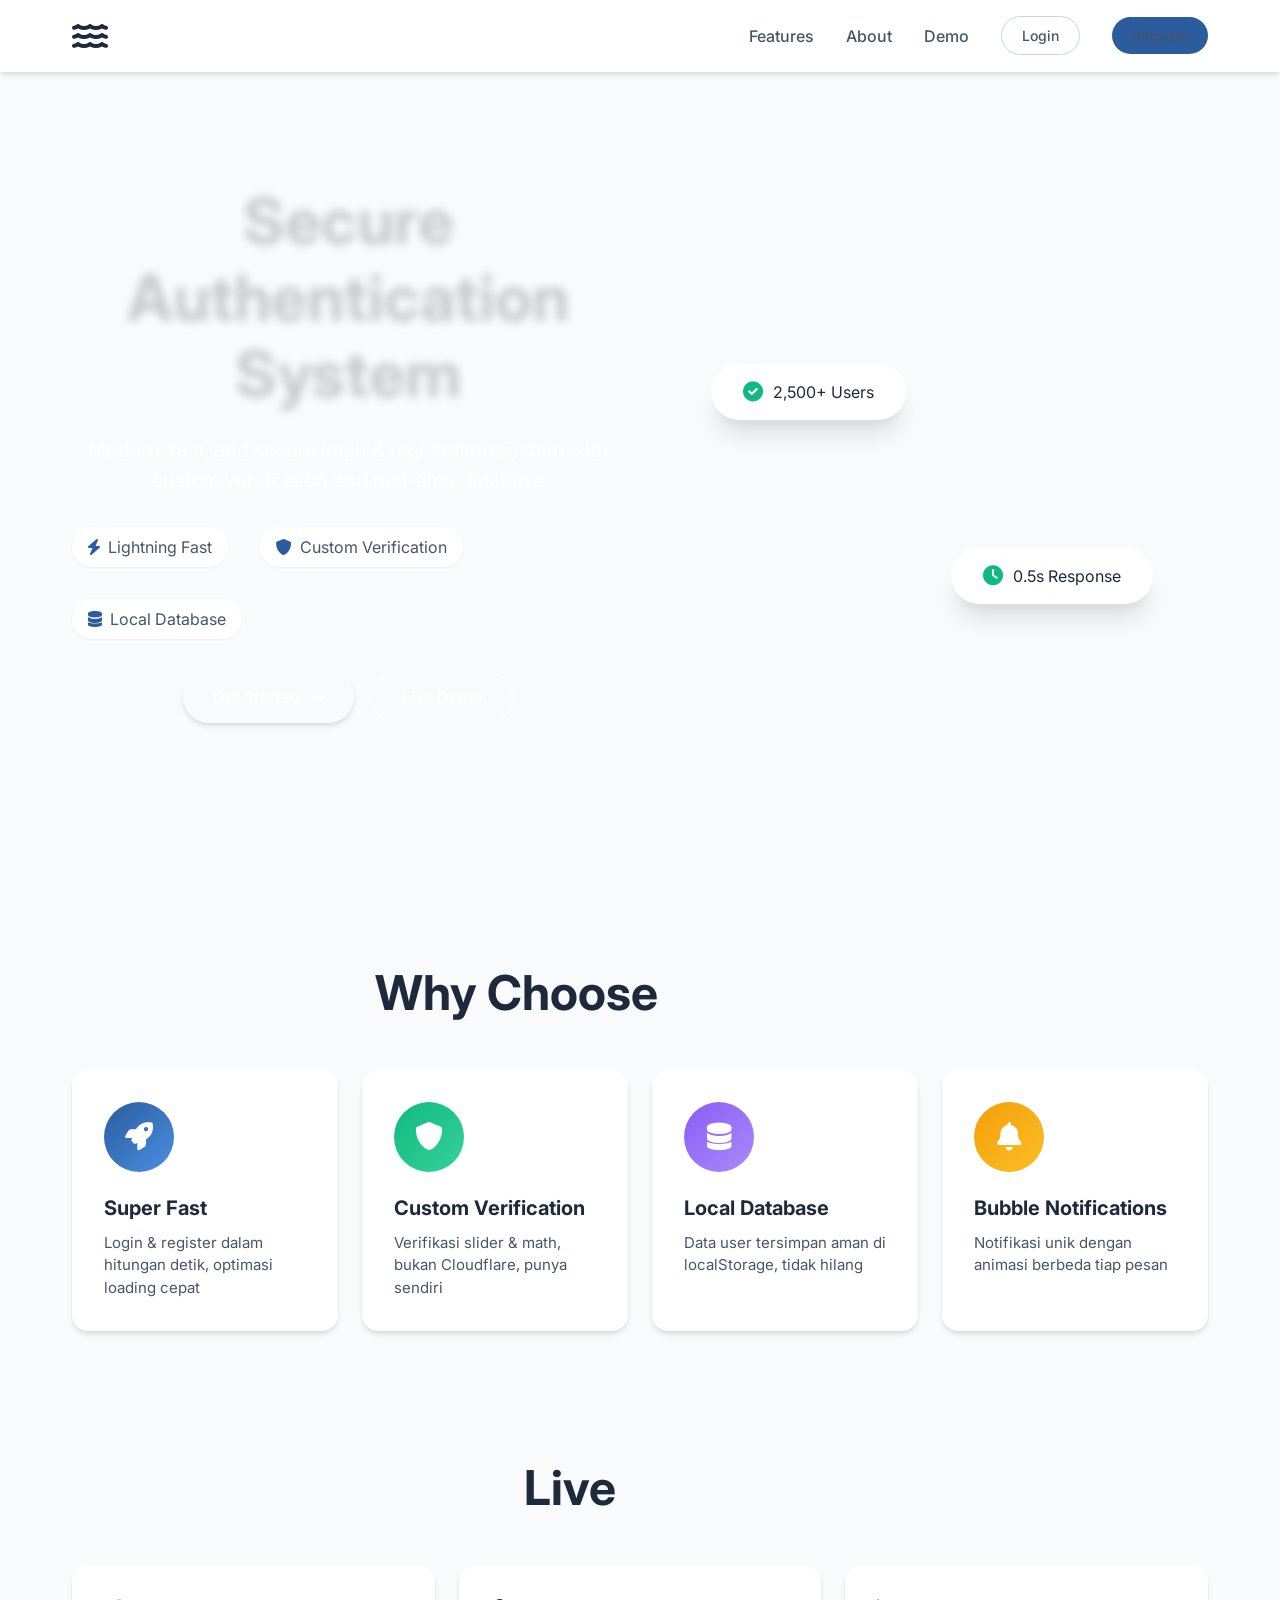
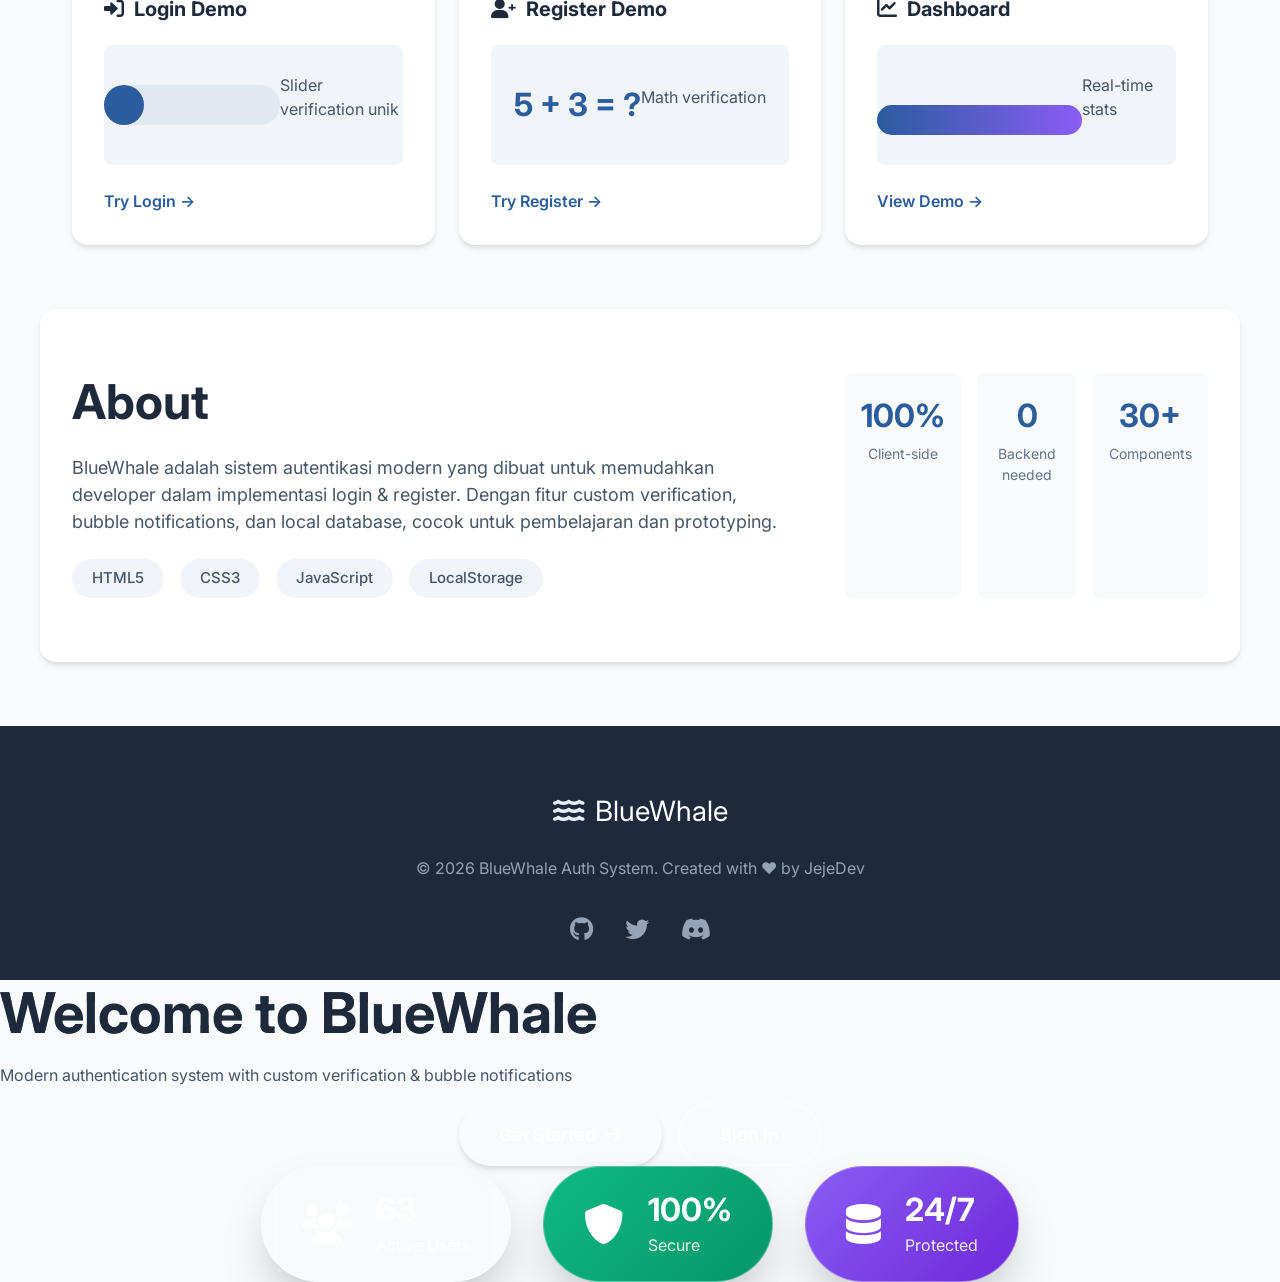
<file: index.html>
<!DOCTYPE html>
<html lang="en">
<head>
    <meta charset="UTF-8">
    <meta name="viewport" content="width=device-width, initial-scale=1.0, maximum-scale=1.0, user-scalable=yes">
    <title>BlueWhale • Secure Authentication</title>
    <link rel="stylesheet" href="style.css">
    <link href="https://fonts.googleapis.com/css2?family=Inter:wght@300;400;500;600;700&display=swap" rel="stylesheet">
    <link rel="stylesheet" href="https://cdnjs.cloudflare.com/ajax/libs/font-awesome/6.0.0/css/all.min.css">
</head>
<body>
    <!-- Bubble Container (Pojok Kanan Bawah, kecil) -->
    <div id="bubbleContainer" class="bubble-container bottom-right"></div>

    <!-- Navbar -->
    <nav class="navbar">
        <div class="nav-container">
            <div class="logo">
                <i class="fas fa-water"></i>
                <span>BlueWhale</span>
            </div>
            <div class="nav-links">
                <a href="#features">Features</a>
                <a href="#about">About</a>
                <a href="#demo">Demo</a>
                <a href="login.html" class="btn-outline-sm">Login</a>
                <a href="register.html" class="btn-primary-sm">Register</a>
            </div>
            <button class="mobile-menu-btn" onclick="toggleMobileMenu()">
                <i class="fas fa-bars"></i>
            </button>
        </div>
    </nav>

    <!-- Hero Section -->
    <section class="hero-section">
        <div class="hero-content">
            <h1 class="gradient-text">Secure Authentication System</h1>
            <p class="hero-subtitle">Modern, fast, and secure login & registration system with custom verification and real-time database</p>
            <div class="hero-stats">
                <div class="stat-item">
                    <i class="fas fa-bolt"></i>
                    <span>Lightning Fast</span>
                </div>
                <div class="stat-item">
                    <i class="fas fa-shield-alt"></i>
                    <span>Custom Verification</span>
                </div>
                <div class="stat-item">
                    <i class="fas fa-database"></i>
                    <span>Local Database</span>
                </div>
            </div>
            <div class="hero-buttons">
                <a href="register.html" class="btn-primary">Get Started <i class="fas fa-arrow-right"></i></a>
                <a href="#demo" class="btn-outline">Live Demo</a>
            </div>
        </div>
        <div class="hero-image">
            <div class="floating-card">
                <i class="fas fa-check-circle"></i>
                <span>2,500+ Users</span>
            </div>
            <div class="floating-card card-2">
                <i class="fas fa-clock"></i>
                <span>0.5s Response</span>
            </div>
        </div>
    </section>

    <!-- Features Section -->
    <section id="features" class="features-section">
        <h2 class="section-title">Why Choose <span class="gradient-text">BlueWhale</span></h2>
        <div class="features-grid">
            <div class="feature-card">
                <div class="feature-icon blue">
                    <i class="fas fa-rocket"></i>
                </div>
                <h3>Super Fast</h3>
                <p>Login & register dalam hitungan detik, optimasi loading cepat</p>
            </div>
            <div class="feature-card">
                <div class="feature-icon green">
                    <i class="fas fa-shield-alt"></i>
                </div>
                <h3>Custom Verification</h3>
                <p>Verifikasi slider & math, bukan Cloudflare, punya sendiri</p>
            </div>
            <div class="feature-card">
                <div class="feature-icon purple">
                    <i class="fas fa-database"></i>
                </div>
                <h3>Local Database</h3>
                <p>Data user tersimpan aman di localStorage, tidak hilang</p>
            </div>
            <div class="feature-card">
                <div class="feature-icon orange">
                    <i class="fas fa-bell"></i>
                </div>
                <h3>Bubble Notifications</h3>
                <p>Notifikasi unik dengan animasi berbeda tiap pesan</p>
            </div>
        </div>
    </section>

    <!-- Demo Section -->
    <section id="demo" class="demo-section">
        <h2 class="section-title">Live <span class="gradient-text">Demo</span></h2>
        <div class="demo-container">
            <div class="demo-card login-demo">
                <h3><i class="fas fa-sign-in-alt"></i> Login Demo</h3>
                <div class="demo-preview">
                    <div class="demo-slider"></div>
                    <p>Slider verification unik</p>
                </div>
                <a href="login.html" class="demo-btn">Try Login →</a>
            </div>
            <div class="demo-card register-demo">
                <h3><i class="fas fa-user-plus"></i> Register Demo</h3>
                <div class="demo-preview">
                    <div class="demo-math">5 + 3 = ?</div>
                    <p>Math verification</p>
                </div>
                <a href="register.html" class="demo-btn">Try Register →</a>
            </div>
            <div class="demo-card dashboard-demo">
                <h3><i class="fas fa-chart-line"></i> Dashboard</h3>
                <div class="demo-preview">
                    <div class="demo-chart"></div>
                    <p>Real-time stats</p>
                </div>
                <a href="dashboard.html" class="demo-btn">View Demo →</a>
            </div>
        </div>
    </section>

    <!-- About Section -->
    <section id="about" class="about-section">
        <div class="about-content">
            <h2>About <span class="gradient-text">BlueWhale</span></h2>
            <p>BlueWhale adalah sistem autentikasi modern yang dibuat untuk memudahkan developer dalam implementasi login & register. Dengan fitur custom verification, bubble notifications, dan local database, cocok untuk pembelajaran dan prototyping.</p>
            <div class="tech-stack">
                <span>HTML5</span>
                <span>CSS3</span>
                <span>JavaScript</span>
                <span>LocalStorage</span>
            </div>
        </div>
        <div class="about-stats">
            <div class="about-stat">
                <h3>100%</h3>
                <p>Client-side</p>
            </div>
            <div class="about-stat">
                <h3>0</h3>
                <p>Backend needed</p>
            </div>
            <div class="about-stat">
                <h3>30+</h3>
                <p>Components</p>
            </div>
        </div>
    </section>

    <!-- Footer -->
    <footer class="footer">
        <div class="footer-content">
            <div class="footer-logo">
                <i class="fas fa-water"></i>
                <span>BlueWhale</span>
            </div>
            <p>© 2026 BlueWhale Auth System. Created with ❤️ by JejeDev</p>
            <div class="footer-links">
                <a href="#"><i class="fab fa-github"></i></a>
                <a href="#"><i class="fab fa-twitter"></i></a>
                <a href="#"><i class="fab fa-discord"></i></a>
            </div>
        </div>
    </footer>

    <script src="script.js"></script>
</body>
    </html>            <h1 class="glitch-text" data-text="Welcome to BlueWhale">Welcome to <span>BlueWhale</span></h1>
            <p>Modern authentication system with custom verification & bubble notifications</p>
            <div class="hero-buttons">
                <a href="register.html" class="btn-primary btn-large">Get Started <i class="fas fa-arrow-right"></i></a>
                <a href="login.html" class="btn-outline btn-large">Sign In</a>
            </div>
        </div>
        
        <!-- Stats Cards -->
        <div class="stats-container">
            <div class="stat-bubble bubble-blue">
                <i class="fas fa-users"></i>
                <div class="stat-info">
                    <h3>63</h3>
                    <p>Active Users</p>
                </div>
            </div>
            <div class="stat-bubble bubble-green">
                <i class="fas fa-shield-alt"></i>
                <div class="stat-info">
                    <h3>100%</h3>
                    <p>Secure</p>
                </div>
            </div>
            <div class="stat-bubble bubble-purple">
                <i class="fas fa-database"></i>
                <div class="stat-info">
                    <h3>24/7</h3>
                    <p>Protected</p>
                </div>
            </div>
        </div>
    </section>

    <script src="script.js"></script>
</body>
</html>
</file>
<file: style.css>
/* ============================================
   BLUEWHALE AUTH SYSTEM - MASTER STYLESHEET
   Version: 3.0 PRO MAX (FIXED & OPTIMIZED)
   Author: JejeDev
   Last Updated: 2026
   ============================================ */

/* --------------------------------------------
   RESET & BASE STYLES
   -------------------------------------------- */
*,
*::before,
*::after {
    margin: 0;
    padding: 0;
    box-sizing: border-box;
}

html {
    scroll-behavior: smooth;
    font-size: 16px;
    overflow-x: hidden;
    width: 100%;
}

body {
    font-family: 'Inter', -apple-system, BlinkMacSystemFont, 'Segoe UI', Roboto, sans-serif;
    line-height: 1.5;
    color: #1e293b;
    background: #f8fafc;
    overflow-x: hidden;
    width: 100%;
    min-height: 100vh;
    position: relative;
}

/* --------------------------------------------
   CSS VARIABLES (THEME)
   -------------------------------------------- */
:root {
    /* Primary Colors - Blue Theme */
    --primary: #2A5C9E;
    --primary-dark: #1A3B6E;
    --primary-light: #E8F0FE;
    --primary-rgb: 42, 92, 158;
    
    /* Secondary Colors */
    --success: #10B981;
    --success-dark: #059669;
    --success-light: #D1FAE5;
    --warning: #F59E0B;
    --warning-dark: #D97706;
    --warning-light: #FEF3C7;
    --error: #EF4444;
    --error-dark: #DC2626;
    --error-light: #FEE2E2;
    --info: #3B82F6;
    --info-dark: #2563EB;
    --info-light: #DBEAFE;
    
    /* Neutral Colors */
    --white: #FFFFFF;
    --gray-50: #F8FAFC;
    --gray-100: #F1F5F9;
    --gray-200: #E2E8F0;
    --gray-300: #CBD5E1;
    --gray-400: #94A3B8;
    --gray-500: #64748B;
    --gray-600: #475569;
    --gray-700: #334155;
    --gray-800: #1E293B;
    --gray-900: #0F172A;
    
    /* Shadows */
    --shadow-sm: 0 1px 2px 0 rgba(0, 0, 0, 0.05);
    --shadow: 0 4px 6px -1px rgba(0, 0, 0, 0.1), 0 2px 4px -1px rgba(0, 0, 0, 0.06);
    --shadow-md: 0 10px 15px -3px rgba(0, 0, 0, 0.1), 0 4px 6px -2px rgba(0, 0, 0, 0.05);
    --shadow-lg: 0 20px 25px -5px rgba(0, 0, 0, 0.1), 0 10px 10px -5px rgba(0, 0, 0, 0.04);
    --shadow-xl: 0 25px 50px -12px rgba(0, 0, 0, 0.25);
    
    /* Border Radius */
    --radius-sm: 4px;
    --radius: 8px;
    --radius-md: 12px;
    --radius-lg: 16px;
    --radius-xl: 20px;
    --radius-full: 9999px;
    
    /* Transitions */
    --transition-fast: 150ms ease;
    --transition: 300ms ease;
    --transition-slow: 500ms ease;
    
    /* Z-Index */
    --z-negative: -1;
    --z-elevate: 1;
    --z-dropdown: 10;
    --z-sticky: 100;
    --z-fixed: 1000;
    --z-modal: 1050;
    --z-toast: 9999;
}

/* --------------------------------------------
   TYPOGRAPHY
   -------------------------------------------- */
h1, h2, h3, h4, h5, h6 {
    font-weight: 700;
    line-height: 1.2;
    margin-bottom: 1rem;
    color: var(--gray-800);
}

h1 { font-size: clamp(2rem, 5vw, 3.5rem); }
h2 { font-size: clamp(1.75rem, 4vw, 3rem); }
h3 { font-size: clamp(1.5rem, 3vw, 2.5rem); }
h4 { font-size: clamp(1.25rem, 2.5vw, 2rem); }
h5 { font-size: clamp(1.125rem, 2vw, 1.5rem); }
h6 { font-size: 1.25rem; }

p {
    margin-bottom: 1rem;
    color: var(--gray-600);
}

a {
    color: var(--primary);
    text-decoration: none;
    transition: color var(--transition-fast);
}

a:hover {
    color: var(--primary-dark);
    text-decoration: underline;
}

small {
    font-size: 0.875rem;
    color: var(--gray-500);
}

.gradient-text {
    background: linear-gradient(135deg, var(--primary), #8B5CF6);
    -webkit-background-clip: text;
    -webkit-text-fill-color: transparent;
    background-clip: text;
}

/* --------------------------------------------
   LAYOUT & CONTAINERS
   -------------------------------------------- */
.container {
    width: 100%;
    max-width: 1200px;
    margin: 0 auto;
    padding: 0 20px;
}

.section {
    padding: 80px 0;
}

.section-title {
    text-align: center;
    margin-bottom: 3rem;
}

/* --------------------------------------------
   BUTTONS
   -------------------------------------------- */
.btn-primary, .btn-outline, .btn-primary-sm, .btn-outline-sm {
    display: inline-flex;
    align-items: center;
    justify-content: center;
    gap: 8px;
    font-weight: 600;
    cursor: pointer;
    transition: all var(--transition);
    text-decoration: none;
    border: none;
    white-space: nowrap;
}

.btn-primary {
    padding: 12px 30px;
    background: linear-gradient(135deg, var(--primary), var(--primary-dark));
    color: white;
    border-radius: var(--radius-full);
    box-shadow: var(--shadow);
}

.btn-primary:hover {
    transform: translateY(-2px);
    box-shadow: var(--shadow-lg);
    color: white;
    text-decoration: none;
}

.btn-primary:active {
    transform: translateY(0);
}

.btn-primary:disabled {
    opacity: 0.6;
    cursor: not-allowed;
    transform: none;
}

.btn-outline {
    padding: 12px 30px;
    background: transparent;
    color: var(--primary);
    border: 2px solid var(--primary);
    border-radius: var(--radius-full);
}

.btn-outline:hover {
    background: var(--primary);
    color: white;
    transform: translateY(-2px);
    text-decoration: none;
}

.btn-primary-sm {
    padding: 8px 20px;
    background: var(--primary);
    color: white;
    border-radius: var(--radius-full);
    font-size: 0.875rem;
}

.btn-outline-sm {
    padding: 8px 20px;
    background: transparent;
    color: var(--gray-600);
    border: 1px solid var(--gray-300);
    border-radius: var(--radius-full);
    font-size: 0.875rem;
}

.btn-outline-sm:hover {
    border-color: var(--primary);
    color: var(--primary);
    text-decoration: none;
}

.btn-large {
    padding: 16px 40px;
    font-size: 1.125rem;
}

/* --------------------------------------------
   NAVBAR
   -------------------------------------------- */
.navbar {
    position: fixed;
    top: 0;
    left: 0;
    right: 0;
    background: rgba(255, 255, 255, 0.95);
    backdrop-filter: blur(10px);
    box-shadow: var(--shadow);
    z-index: var(--z-fixed);
    width: 100%;
}

.nav-container {
    max-width: 1200px;
    margin: 0 auto;
    padding: 1rem 2rem;
    display: flex;
    justify-content: space-between;
    align-items: center;
    width: 100%;
}

.logo {
    display: flex;
    align-items: center;
    gap: 10px;
    font-size: 1.5rem;
    font-weight: 700;
}

.logo i {
    font-size: 2rem;
    color: var(--primary);
    animation: float 3s infinite;
}

.logo span {
    background: linear-gradient(135deg, var(--primary), var(--primary-dark));
    -webkit-background-clip: text;
    -webkit-text-fill-color: transparent;
}

.nav-links {
    display: flex;
    align-items: center;
    gap: 2rem;
}

.nav-links a {
    color: var(--gray-600);
    font-weight: 500;
    transition: color var(--transition);
}

.nav-links a:hover {
    color: var(--primary);
    text-decoration: none;
}

.mobile-menu-btn {
    display: none;
    background: none;
    border: none;
    font-size: 1.5rem;
    color: var(--gray-600);
    cursor: pointer;
    padding: 8px;
}

/* --------------------------------------------
   HERO SECTION
   -------------------------------------------- */
.hero-section {
    min-height: 100vh;
    display: flex;
    align-items: center;
    justify-content: space-between;
    max-width: 1200px;
    margin: 0 auto;
    padding: 100px 2rem 2rem;
    gap: 2rem;
}

.hero-content {
    flex: 1;
}

.hero-content h1 {
    margin-bottom: 1.5rem;
    line-height: 1.2;
}

.hero-subtitle {
    font-size: 1.25rem;
    color: var(--gray-600);
    margin-bottom: 2rem;
    max-width: 600px;
}

.hero-stats {
    display: flex;
    gap: 2rem;
    margin-bottom: 2rem;
    flex-wrap: wrap;
}

.stat-item {
    display: flex;
    align-items: center;
    gap: 8px;
    color: var(--gray-600);
    background: white;
    padding: 8px 16px;
    border-radius: var(--radius-full);
    box-shadow: var(--shadow-sm);
}

.stat-item i {
    color: var(--primary);
}

.hero-image {
    flex: 1;
    position: relative;
    min-height: 400px;
}

.floating-card {
    position: absolute;
    background: white;
    padding: 1rem 2rem;
    border-radius: var(--radius-full);
    box-shadow: var(--shadow-lg);
    display: flex;
    align-items: center;
    gap: 10px;
    animation: float 3s infinite;
    white-space: nowrap;
}

.floating-card i {
    color: var(--success);
    font-size: 1.25rem;
}

.floating-card:first-child {
    top: 20%;
    left: 10%;
}

.floating-card.card-2 {
    bottom: 20%;
    right: 10%;
    animation-delay: 1s;
}

/* --------------------------------------------
   FEATURES SECTION
   -------------------------------------------- */
.features-section {
    max-width: 1200px;
    margin: 0 auto;
    padding: 4rem 2rem;
    background: var(--gray-50);
}

.features-grid {
    display: grid;
    grid-template-columns: repeat(4, 1fr);
    gap: 1.5rem;
}

.feature-card {
    background: white;
    padding: 2rem;
    border-radius: var(--radius-lg);
    box-shadow: var(--shadow);
    transition: transform var(--transition);
}

.feature-card:hover {
    transform: translateY(-5px);
    box-shadow: var(--shadow-lg);
}

.feature-icon {
    width: 70px;
    height: 70px;
    border-radius: 50%;
    display: flex;
    align-items: center;
    justify-content: center;
    margin-bottom: 1.5rem;
    font-size: 1.75rem;
    color: white;
}

.feature-icon.blue { background: linear-gradient(135deg, var(--primary), #4A90E2); }
.feature-icon.green { background: linear-gradient(135deg, var(--success), #34D399); }
.feature-icon.purple { background: linear-gradient(135deg, #8B5CF6, #A78BFA); }
.feature-icon.orange { background: linear-gradient(135deg, var(--warning), #FBBF24); }

.feature-card h3 {
    font-size: 1.25rem;
    margin-bottom: 0.75rem;
}

.feature-card p {
    color: var(--gray-600);
    font-size: 0.9375rem;
    margin-bottom: 0;
}

/* --------------------------------------------
   DEMO SECTION
   -------------------------------------------- */
.demo-section {
    max-width: 1200px;
    margin: 0 auto;
    padding: 4rem 2rem;
}

.demo-container {
    display: grid;
    grid-template-columns: repeat(3, 1fr);
    gap: 1.5rem;
}

.demo-card {
    background: white;
    border-radius: var(--radius-lg);
    padding: 2rem;
    box-shadow: var(--shadow);
    transition: transform var(--transition);
}

.demo-card:hover {
    transform: translateY(-5px);
    box-shadow: var(--shadow-lg);
}

.demo-card h3 {
    display: flex;
    align-items: center;
    gap: 10px;
    margin-bottom: 1.5rem;
    font-size: 1.25rem;
}

.demo-preview {
    height: 120px;
    background: var(--gray-100);
    border-radius: var(--radius);
    margin-bottom: 1.5rem;
    display: flex;
    align-items: center;
    justify-content: center;
    position: relative;
    overflow: hidden;
}

.demo-slider {
    width: 80%;
    height: 40px;
    background: var(--gray-200);
    border-radius: var(--radius-full);
    position: relative;
}

.demo-slider::after {
    content: '';
    position: absolute;
    width: 40px;
    height: 40px;
    background: var(--primary);
    border-radius: 50%;
    left: 0;
    top: 0;
    animation: slideDemo 2s infinite alternate;
}

@keyframes slideDemo {
    from { left: 0; }
    to { left: calc(100% - 40px); }
}

.demo-math {
    font-size: 2rem;
    font-weight: 700;
    color: var(--primary);
}

.demo-chart {
    width: 80%;
    height: 60px;
    position: relative;
}

.demo-chart::before {
    content: '';
    position: absolute;
    bottom: 0;
    left: 0;
    width: 100%;
    height: 30px;
    background: linear-gradient(90deg, var(--primary), #8B5CF6);
    border-radius: var(--radius-full);
    animation: chartDemo 2s infinite alternate;
}

@keyframes chartDemo {
    from { height: 20px; }
    to { height: 60px; }
}

.demo-btn {
    display: inline-block;
    color: var(--primary);
    font-weight: 600;
    transition: gap var(--transition);
}

.demo-btn i {
    transition: transform var(--transition);
}

.demo-btn:hover {
    gap: 10px;
    text-decoration: none;
}

.demo-btn:hover i {
    transform: translateX(5px);
}

/* --------------------------------------------
   ABOUT SECTION
   -------------------------------------------- */
.about-section {
    max-width: 1200px;
    margin: 0 auto;
    padding: 4rem 2rem;
    display: grid;
    grid-template-columns: 2fr 1fr;
    gap: 3rem;
    background: white;
    border-radius: var(--radius-lg);
    box-shadow: var(--shadow);
}

.about-content p {
    color: var(--gray-600);
    margin: 1.5rem 0;
    font-size: 1.125rem;
}

.tech-stack {
    display: flex;
    gap: 1rem;
    flex-wrap: wrap;
}

.tech-stack span {
    padding: 8px 20px;
    background: var(--gray-100);
    border-radius: var(--radius-full);
    font-size: 0.9375rem;
    color: var(--gray-600);
    font-weight: 500;
}

.about-stats {
    display: grid;
    grid-template-columns: repeat(3, 1fr);
    gap: 1rem;
}

.about-stat {
    text-align: center;
    padding: 1.5rem 1rem;
    background: var(--gray-50);
    border-radius: var(--radius);
    transition: transform var(--transition);
}

.about-stat:hover {
    transform: translateY(-5px);
    box-shadow: var(--shadow);
}

.about-stat h3 {
    font-size: 2rem;
    color: var(--primary);
    margin-bottom: 0.5rem;
}

.about-stat p {
    color: var(--gray-500);
    font-size: 0.875rem;
    margin-bottom: 0;
}

/* --------------------------------------------
   FOOTER
   -------------------------------------------- */
.footer {
    background: var(--gray-800);
    color: white;
    padding: 4rem 2rem 2rem;
    margin-top: 4rem;
}

.footer-content {
    max-width: 1200px;
    margin: 0 auto;
    text-align: center;
}

.footer-logo {
    display: flex;
    align-items: center;
    justify-content: center;
    gap: 10px;
    font-size: 1.75rem;
    margin-bottom: 1.5rem;
}

.footer-logo i {
    color: var(--primary-light);
}

.footer p {
    color: var(--gray-400);
    margin-bottom: 2rem;
}

.footer-links {
    display: flex;
    justify-content: center;
    gap: 2rem;
}

.footer-links a {
    color: var(--gray-400);
    font-size: 1.5rem;
    transition: all var(--transition);
}

.footer-links a:hover {
    color: white;
    transform: translateY(-3px);
}

/* --------------------------------------------
   AUTH PAGES (LOGIN & REGISTER)
   -------------------------------------------- */
.auth-page {
    min-height: 100vh;
    display: flex;
    align-items: center;
    justify-content: center;
    background: linear-gradient(135deg, #667eea 0%, #764ba2 100%);
    padding: 100px 20px 20px;
    position: relative;
    overflow: hidden;
}

/* Floating Background Bubbles */
.floating-bubble {
    position: absolute;
    background: rgba(255, 255, 255, 0.1);
    border-radius: 50%;
    pointer-events: none;
}

.bubble-1 {
    width: 300px;
    height: 300px;
    top: -150px;
    right: -150px;
    animation: floatSlow 20s infinite;
}

.bubble-2 {
    width: 200px;
    height: 200px;
    bottom: -100px;
    left: -100px;
    animation: floatSlow 15s infinite reverse;
}

.bubble-3 {
    width: 150px;
    height: 150px;
    top: 50%;
    left: 10%;
    animation: floatSlow 12s infinite;
}

@keyframes floatSlow {
    0%, 100% { transform: translateY(0) rotate(0deg); }
    50% { transform: translateY(-30px) rotate(10deg); }
}

/* Auth Card */
.auth-card {
    width: 100%;
    max-width: 450px;
    background: white;
    border-radius: var(--radius-lg);
    padding: 2.5rem;
    box-shadow: var(--shadow-xl);
    position: relative;
    z-index: var(--z-elevate);
    animation: fadeInUp 0.5s;
}

.auth-card.register-card {
    max-width: 550px;
}

@keyframes fadeInUp {
    from {
        opacity: 0;
        transform: translateY(30px);
    }
    to {
        opacity: 1;
        transform: translateY(0);
    }
}

/* Auth Header */
.auth-header {
    text-align: center;
    margin-bottom: 2rem;
}

.auth-logo {
    width: 80px;
    height: 80px;
    background: linear-gradient(135deg, var(--primary), var(--primary-dark));
    border-radius: 50%;
    display: flex;
    align-items: center;
    justify-content: center;
    margin: 0 auto 1.5rem;
    box-shadow: var(--shadow-lg);
    animation: float 3s infinite;
}

.auth-logo i {
    font-size: 2.5rem;
    color: white;
}

.auth-header h2 {
    font-size: 2rem;
    margin-bottom: 0.5rem;
}

.auth-header p {
    color: var(--gray-500);
    margin-bottom: 0;
}

/* Auth Form */
.auth-form {
    margin-bottom: 1.5rem;
}

.form-row {
    display: grid;
    grid-template-columns: 1fr 1fr;
    gap: 1rem;
    margin-bottom: 0;
}

.form-group {
    margin-bottom: 1.25rem;
}

.form-group.half {
    margin-bottom: 0;
}

.form-group label {
    display: block;
    margin-bottom: 0.5rem;
    font-weight: 500;
    color: var(--gray-700);
    font-size: 0.9375rem;
}

/* Input Wrapper */
.input-wrapper {
    position: relative;
    display: flex;
    align-items: center;
}

.input-wrapper i:first-child {
    position: absolute;
    left: 14px;
    color: var(--gray-400);
    font-size: 1rem;
    z-index: var(--z-elevate);
}

.input-wrapper input {
    width: 100%;
    padding: 14px 14px 14px 45px;
    border: 2px solid var(--gray-200);
    border-radius: var(--radius);
    font-size: 0.9375rem;
    transition: all var(--transition-fast);
    background: white;
}

.input-wrapper input:hover {
    border-color: var(--gray-300);
}

.input-wrapper input:focus {
    border-color: var(--primary);
    outline: none;
    box-shadow: 0 0 0 4px rgba(var(--primary-rgb), 0.1);
}

.input-wrapper input:disabled {
    background: var(--gray-100);
    cursor: not-allowed;
}

.input-wrapper .toggle-password {
    position: absolute;
    right: 14px;
    color: var(--gray-400);
    cursor: pointer;
    font-size: 1rem;
    transition: color var(--transition-fast);
    z-index: var(--z-elevate);
}

.input-wrapper .toggle-password:hover {
    color: var(--primary);
}

.input-hint {
    position: absolute;
    right: 45px;
    font-size: 0.75rem;
    font-weight: 500;
    white-space: nowrap;
}

/* Form Options */
.form-options {
    display: flex;
    justify-content: space-between;
    align-items: center;
    margin: 1.5rem 0;
}

/* Custom Checkbox */
.checkbox-container {
    display: flex;
    align-items: center;
    gap: 8px;
    color: var(--gray-600);
    cursor: pointer;
    user-select: none;
    position: relative;
    padding-left: 25px;
    font-size: 0.9375rem;
}

.checkbox-container input {
    position: absolute;
    opacity: 0;
    cursor: pointer;
    height: 0;
    width: 0;
}

.checkmark {
    position: absolute;
    left: 0;
    height: 18px;
    width: 18px;
    background-color: white;
    border: 2px solid var(--gray-300);
    border-radius: 4px;
    transition: all var(--transition-fast);
}

.checkbox-container:hover input ~ .checkmark {
    border-color: var(--primary);
}

.checkbox-container input:checked ~ .checkmark {
    background-color: var(--primary);
    border-color: var(--primary);
}

.checkmark:after {
    content: "";
    position: absolute;
    display: none;
}

.checkbox-container input:checked ~ .checkmark:after {
    display: block;
}

.checkbox-container .checkmark:after {
    left: 5px;
    top: 1px;
    width: 5px;
    height: 10px;
    border: solid white;
    border-width: 0 2px 2px 0;
    transform: rotate(45deg);
}

.forgot-link {
    color: var(--primary);
    font-weight: 500;
    font-size: 0.9375rem;
}

/* Auth Button */
.auth-btn {
    width: 100%;
    padding: 16px;
    background: linear-gradient(135deg, var(--primary), var(--primary-dark));
    border: none;
    border-radius: var(--radius);
    color: white;
    font-size: 1rem;
    font-weight: 600;
    display: flex;
    align-items: center;
    justify-content: center;
    gap: 10px;
    cursor: pointer;
    transition: all var(--transition);
    box-shadow: var(--shadow);
    position: relative;
    overflow: hidden;
}

.auth-btn::before {
    content: '';
    position: absolute;
    top: 0;
    left: -100%;
    width: 100%;
    height    --success-dark: #059669;
    --success-light: #D1FAE5;
    --warning: #F59E0B;
    --warning-dark: #D97706;
    --warning-light: #FEF3C7;
    --error: #EF4444;
    --error-dark: #DC2626;
    --error-light: #FEE2E2;
    --info: #3B82F6;
    --info-dark: #2563EB;
    --info-light: #DBEAFE;
    
    /* Neutral Colors */
    --white: #FFFFFF;
    --gray-50: #F8FAFC;
    --gray-100: #F1F5F9;
    --gray-200: #E2E8F0;
    --gray-300: #CBD5E1;
    --gray-400: #94A3B8;
    --gray-500: #64748B;
    --gray-600: #475569;
    --gray-700: #334155;
    --gray-800: #1E293B;
    --gray-900: #0F172A;
    --black: #000000;
    
    /* Shadows */
    --shadow-sm: 0 1px 2px 0 rgba(0, 0, 0, 0.05);
    --shadow: 0 4px 6px -1px rgba(0, 0, 0, 0.1), 0 2px 4px -1px rgba(0, 0, 0, 0.06);
    --shadow-md: 0 10px 15px -3px rgba(0, 0, 0, 0.1), 0 4px 6px -2px rgba(0, 0, 0, 0.05);
    --shadow-lg: 0 20px 25px -5px rgba(0, 0, 0, 0.1), 0 10px 10px -5px rgba(0, 0, 0, 0.04);
    --shadow-xl: 0 25px 50px -12px rgba(0, 0, 0, 0.25);
    --shadow-inner: inset 0 2px 4px 0 rgba(0, 0, 0, 0.06);
    --shadow-outline: 0 0 0 3px rgba(66, 153, 225, 0.5);
    
    /* Border Radius */
    --radius-sm: 0.25rem;
    --radius: 0.5rem;
    --radius-md: 0.75rem;
    --radius-lg: 1rem;
    --radius-xl: 1.5rem;
    --radius-2xl: 2rem;
    --radius-full: 9999px;
    
    /* Transitions */
    --transition-fast: 150ms ease;
    --transition: 300ms ease;
    --transition-slow: 500ms ease;
    --transition-bounce: 500ms cubic-bezier(0.68, -0.55, 0.265, 1.55);
    
    /* Z-Index Layers */
    --z-negative: -1;
    --z-elevate: 1;
    --z-dropdown: 10;
    --z-sticky: 100;
    --z-fixed: 1000;
    --z-modal: 1050;
    --z-popover: 1060;
    --z-tooltip: 1070;
    --z-toast: 1080;
    --z-max: 9999;
}

/* Dark Theme Variables (optional) */
[data-theme="dark"] {
    --primary-blue: #3B82F6;
    --primary-dark: #2563EB;
    --primary-light: #1E3A8A;
    --gray-50: #0F172A;
    --gray-100: #1E293B;
    --gray-200: #334155;
    --gray-300: #475569;
    --gray-400: #64748B;
    --gray-500: #94A3B8;
    --gray-600: #CBD5E1;
    --gray-700: #E2E8F0;
    --gray-800: #F1F5F9;
    --gray-900: #F8FAFC;
    --white: #1E293B;
    --black: #FFFFFF;
}

/* --------------------------------------------
   TYPOGRAPHY
   -------------------------------------------- */
h1, h2, h3, h4, h5, h6 {
    font-weight: 700;
    line-height: 1.2;
    margin-bottom: 1rem;
    color: var(--gray-800);
}

h1 { font-size: 3.5rem; }
h2 { font-size: 3rem; }
h3 { font-size: 2.5rem; }
h4 { font-size: 2rem; }
h5 { font-size: 1.5rem; }
h6 { font-size: 1.25rem; }

p {
    margin-bottom: 1rem;
    color: var(--gray-600);
}

a {
    color: var(--primary-blue);
    text-decoration: none;
    transition: color var(--transition-fast);
}

a:hover {
    color: var(--primary-dark);
    text-decoration: underline;
}

small {
    font-size: 0.875rem;
    color: var(--gray-500);
}

.gradient-text {
    background: linear-gradient(135deg, var(--primary-blue), var(--primary-dark));
    -webkit-background-clip: text;
    -webkit-text-fill-color: transparent;
    background-clip: text;
}

/* --------------------------------------------
   LANDING PAGE STYLES
   -------------------------------------------- */
.landing-page {
    background: linear-gradient(135deg, #667eea 0%, #764ba2 100%);
    min-height: 100vh;
    position: relative;
    overflow: hidden;
}

.animated-bg {
    position: absolute;
    top: 0;
    left: 0;
    width: 100%;
    height: 100%;
    z-index: var(--z-negative);
}

.gradient-sphere {
    position: absolute;
    width: 600px;
    height: 600px;
    background: radial-gradient(circle, rgba(255,255,255,0.2) 0%, rgba(255,255,255,0) 70%);
    border-radius: 50%;
    top: -200px;
    right: -200px;
    animation: float 20s infinite;
}

.gradient-sphere-2 {
    position: absolute;
    width: 800px;
    height: 800px;
    background: radial-gradient(circle, rgba(42,92,158,0.2) 0%, rgba(42,92,158,0) 70%);
    border-radius: 50%;
    bottom: -400px;
    left: -200px;
    animation: float 25s infinite reverse;
}

/* Navbar */
.navbar {
    position: fixed;
    top: 0;
    left: 0;
    right: 0;
    background: rgba(255, 255, 255, 0.95);
    backdrop-filter: blur(10px);
    box-shadow: var(--shadow);
    z-index: var(--z-fixed);
    border-bottom: 1px solid rgba(255, 255, 255, 0.2);
}

.nav-container {
    max-width: 1200px;
    margin: 0 auto;
    padding: 1rem 2rem;
    display: flex;
    justify-content: space-between;
    align-items: center;
}

.logo {
    display: flex;
    align-items: center;
    gap: 10px;
    font-size: 1.5rem;
    font-weight: 700;
}

.logo i {
    font-size: 2rem;
    color: var(--primary-blue);
    animation: float 3s infinite;
}

.logo span {
    background: linear-gradient(135deg, var(--primary-blue), var(--primary-dark));
    -webkit-background-clip: text;
    -webkit-text-fill-color: transparent;
}

.nav-links {
    display: flex;
    align-items: center;
    gap: 2rem;
}

.nav-links a {
    color: var(--gray-600);
    font-weight: 500;
    transition: color var(--transition);
}

.nav-links a:hover {
    color: var(--primary-blue);
    text-decoration: none;
}

/* Hero Section */
.hero {
    min-height: 100vh;
    display: flex;
    flex-direction: column;
    justify-content: center;
    align-items: center;
    padding: 80px 20px;
    position: relative;
}

.hero-content {
    text-align: center;
    max-width: 800px;
    margin-bottom: 4rem;
    z-index: var(--z-elevate);
}

.hero-content h1 {
    font-size: 4rem;
    color: white;
    margin-bottom: 1.5rem;
    text-shadow: 0 2px 10px rgba(0,0,0,0.2);
}

.hero-content h1 span {
    background: linear-gradient(135deg, #fff, #e0e0e0);
    -webkit-background-clip: text;
    -webkit-text-fill-color: transparent;
}

.hero-content p {
    font-size: 1.25rem;
    color: rgba(255, 255, 255, 0.9);
    margin-bottom: 2rem;
}

/* Glitch Text Effect */
.glitch-text {
    position: relative;
    animation: glitch 3s infinite;
}

.glitch-text::before,
.glitch-text::after {
    content: attr(data-text);
    position: absolute;
    top: 0;
    left: 0;
    width: 100%;
    height: 100%;
}

.glitch-text::before {
    animation: glitch-top 3s infinite;
    clip-path: polygon(0 0, 100% 0, 100% 33%, 0 33%);
    -webkit-clip-path: polygon(0 0, 100% 0, 100% 33%, 0 33%);
}

.glitch-text::after {
    animation: glitch-bottom 3s infinite;
    clip-path: polygon(0 67%, 100% 67%, 100% 100%, 0 100%);
    -webkit-clip-path: polygon(0 67%, 100% 67%, 100% 100%, 0 100%);
}

/* Hero Buttons */
.hero-buttons {
    display: flex;
    gap: 1rem;
    justify-content: center;
}

.btn-primary {
    display: inline-flex;
    align-items: center;
    gap: 10px;
    padding: 12px 30px;
    background: linear-gradient(135deg, var(--primary-blue), var(--primary-dark));
    color: white;
    border-radius: var(--radius-full);
    font-weight: 600;
    border: none;
    cursor: pointer;
    transition: all var(--transition);
    box-shadow: var(--shadow);
}

.btn-primary:hover {
    transform: translateY(-2px);
    box-shadow: var(--shadow-lg);
    text-decoration: none;
    color: white;
}

.btn-primary:active {
    transform: translateY(0);
}

.btn-outline {
    display: inline-flex;
    align-items: center;
    gap: 10px;
    padding: 12px 30px;
    background: transparent;
    color: white;
    border: 2px solid rgba(255, 255, 255, 0.5);
    border-radius: var(--radius-full);
    font-weight: 600;
    cursor: pointer;
    transition: all var(--transition);
}

.btn-outline:hover {
    background: white;
    color: var(--primary-blue);
    border-color: white;
    transform: translateY(-2px);
    text-decoration: none;
}

.btn-large {
    padding: 16px 40px;
    font-size: 1.125rem;
}

/* Stats Container */
.stats-container {
    display: flex;
    gap: 2rem;
    justify-content: center;
    flex-wrap: wrap;
    z-index: var(--z-elevate);
}

.stat-bubble {
    background: rgba(255, 255, 255, 0.95);
    backdrop-filter: blur(10px);
    border-radius: var(--radius-full);
    padding: 1.5rem 2.5rem;
    display: flex;
    align-items: center;
    gap: 1.5rem;
    box-shadow: var(--shadow-xl);
    animation: float 3s ease-in-out infinite;
    border: 1px solid rgba(255, 255, 255, 0.3);
}

.stat-bubble.bubble-blue {
    background: linear-gradient(135deg, var(--primary-blue), var(--primary-dark));
    color: white;
}

.stat-bubble.bubble-green {
    background: linear-gradient(135deg, var(--success), var(--success-dark));
    color: white;
}

.stat-bubble.bubble-purple {
    background: linear-gradient(135deg, #8B5CF6, #6D28D9);
    color: white;
}

.stat-bubble i {
    font-size: 2.5rem;
}

.stat-info h3 {
    font-size: 2rem;
    margin-bottom: 0.25rem;
    color: inherit;
}

.stat-info p {
    margin-bottom: 0;
    color: inherit;
    opacity: 0.9;
}

/* --------------------------------------------
   AUTH PAGES (LOGIN & REGISTER)
   -------------------------------------------- */
.auth-page {
    min-height: 100vh;
    background: linear-gradient(135deg, #667eea 0%, #764ba2 100%);
    position: relative;
    overflow: hidden;
}

.auth-wrapper {
    min-height: 100vh;
    display: flex;
    justify-content: center;
    align-items: center;
    padding: 20px;
    position: relative;
}

/* Floating Bubbles */
.floating-bubble {
    position: absolute;
    background: rgba(255, 255, 255, 0.1);
    border-radius: 50%;
    backdrop-filter: blur(5px);
    border: 1px solid rgba(255, 255, 255, 0.2);
    animation: float linear infinite;
}

.bubble-1 {
    width: 300px;
    height: 300px;
    top: -150px;
    right: -150px;
    animation-duration: 20s;
}

.bubble-2 {
    width: 200px;
    height: 200px;
    bottom: -100px;
    left: -100px;
    animation-duration: 15s;
    animation-delay: -5s;
}

.bubble-3 {
    width: 150px;
    height: 150px;
    top: 50%;
    left: 10%;
    animation-duration: 12s;
    animation-delay: -2s;
}

/* Auth Card */
.auth-card {
    width: 100%;
    max-width: 480px;
    background: rgba(255, 255, 255, 0.95);
    backdrop-filter: blur(10px);
    border-radius: var(--radius-2xl);
    padding: 2.5rem;
    box-shadow: var(--shadow-xl);
    border: 1px solid rgba(255, 255, 255, 0.2);
    position: relative;
    z-index: var(--z-elevate);
}

.auth-card.register-card {
    max-width: 600px;
}

/* Auth Header */
.auth-header {
    text-align: center;
    margin-bottom: 2rem;
}

.auth-logo {
    width: 80px;
    height: 80px;
    background: linear-gradient(135deg, var(--primary-blue), var(--primary-dark));
    border-radius: 50%;
    display: flex;
    align-items: center;
    justify-content: center;
    margin: 0 auto 1.5rem;
    box-shadow: var(--shadow-lg);
    animation: float 3s infinite;
}

.auth-logo i {
    font-size: 40px;
    color: white;
}

.auth-header h2 {
    font-size: 2rem;
    margin-bottom: 0.5rem;
    color: var(--gray-800);
}

.auth-header p {
    color: var(--gray-500);
}

/* Auth Form */
.auth-form {
    margin-bottom: 1.5rem;
}

.form-row {
    display: grid;
    grid-template-columns: 1fr 1fr;
    gap: 1rem;
}

.form-group {
    margin-bottom: 1.5rem;
}

.form-group.half {
    width: 100%;
}

.form-group label {
    display: block;
    margin-bottom: 0.5rem;
    font-weight: 500;
    color: var(--gray-700);
}

/* Input Wrapper */
.input-wrapper {
    position: relative;
    display: flex;
    align-items: center;
}

.input-wrapper i:first-child {
    position: absolute;
    left: 15px;
    color: var(--gray-400);
    font-size: 1rem;
    z-index: var(--z-elevate);
}

.input-wrapper input {
    width: 100%;
    padding: 14px 45px;
    border: 2px solid var(--gray-200);
    border-radius: var(--radius-lg);
    font-size: 1rem;
    transition: all var(--transition);
    background: white;
}

.input-wrapper input:hover {
    border-color: var(--gray-300);
}

.input-wrapper input:focus {
    border-color: var(--primary-blue);
    outline: none;
    box-shadow: 0 0 0 4px rgba(42, 92, 158, 0.1);
}

.input-wrapper input:disabled {
    background: var(--gray-100);
    cursor: not-allowed;
}

/* Input Icons */
.input-wrapper .toggle-password {
    position: absolute;
    right: 15px;
    color: var(--gray-400);
    cursor: pointer;
    font-size: 1rem;
    transition: color var(--transition);
    z-index: var(--z-elevate);
}

.input-wrapper .toggle-password:hover {
    color: var(--primary-blue);
}

.input-hint {
    position: absolute;
    right: 45px;
    font-size: 0.75rem;
    font-weight: 500;
    white-space: nowrap;
}

/* Form Options */
.form-options {
    display: flex;
    justify-content: space-between;
    align-items: center;
    margin-bottom: 1.5rem;
}

/* Checkbox Custom */
.checkbox-container {
    display: flex;
    align-items: center;
    gap: 8px;
    color: var(--gray-600);
    cursor: pointer;
    user-select: none;
    position: relative;
    padding-left: 25px;
}

.checkbox-container input {
    position: absolute;
    opacity: 0;
    cursor: pointer;
    height: 0;
    width: 0;
}

.checkmark {
    position: absolute;
    left: 0;
    height: 18px;
    width: 18px;
    background-color: white;
    border: 2px solid var(--gray-300);
    border-radius: 4px;
    transition: all var(--transition-fast);
}

.checkbox-container:hover input ~ .checkmark {
    border-color: var(--primary-blue);
}

.checkbox-container input:checked ~ .checkmark {
    background-color: var(--primary-blue);
    border-color: var(--primary-blue);
}

.checkmark:after {
    content: "";
    position: absolute;
    display: none;
}

.checkbox-container input:checked ~ .checkmark:after {
    display: block;
}

.checkbox-container .checkmark:after {
    left: 5px;
    top: 1px;
    width: 5px;
    height: 10px;
    border: solid white;
    border-width: 0 2px 2px 0;
    transform: rotate(45deg);
}

/* Forgot Link */
.forgot-link {
    color: var(--primary-blue);
    font-weight: 500;
    font-size: 0.875rem;
    transition: color var(--transition);
}

.forgot-link:hover {
    color: var(--primary-dark);
}

/* Auth Button */
.auth-btn {
    width: 100%;
    padding: 16px;
    background: linear-gradient(135deg, var(--primary-blue), var(--primary-dark));
    border: none;
    border-radius: var(--radius-lg);
    color: white;
    font-size: 1rem;
    font-weight: 600;
    display: flex;
    align-items: center;
    justify-content: center;
    gap: 10px;
    cursor: pointer;
    transition: all var(--transition);
    box-shadow: var(--shadow);
    position: relative;
    overflow: hidden;
}

.auth-btn::before {
    content: '';
    position: absolute;
    top: 0;
    left: -100%;
    width: 100%;
    height: 100%;
    background: linear-gradient(90deg, transparent, rgba(255, 255, 255, 0.2), transparent);
    transition: left 0.5s;
}

.auth-btn:hover::before {
    left: 100%;
}

.auth-btn:hover {
    transform: translateY(-2px);
    box-shadow: var(--shadow-lg);
}

.auth-btn:active {
    transform: translateY(0);
}

.auth-btn:disabled {
    opacity: 0.5;
    cursor: not-allowed;
    transform: none;
}

.auth-btn i {
    transition: transform var(--transition);
}

.auth-btn:hover i {
    transform: translateX(5px);
}

/* Auth Footer */
.auth-footer {
    text-align: center;
    padding-top: 1rem;
    border-top: 1px solid var(--gray-200);
}

.auth-footer p {
    color: var(--gray-600);
    margin-bottom: 0;
}

.auth-footer a {
    color: var(--primary-blue);
    font-weight: 600;
}

/* Demo Users */
.demo-users {
    display: inline-flex;
    align-items: center;
    gap: 5px;
    margin-top: 1rem;
    padding: 8px 15px;
    background: var(--gray-100);
    border-radius: var(--radius-full);
    cursor: pointer;
    font-size: 0.875rem;
    color: var(--gray-600);
    transition: all var(--transition);
}

.demo-users:hover {
    background: var(--gray-200);
    color: var(--primary-blue);
}

/* --------------------------------------------
   VERIFICATION BOX
   -------------------------------------------- */
.verification-box {
    background: rgba(42, 92, 158, 0.05);
    border: 2px dashed var(--primary-blue);
    border-radius: var(--radius-lg);
    padding: 1.5rem;
    margin: 1.5rem 0;
    transition: all var(--transition);
    animation: pulse 2s infinite;
}

.verification-box:hover {
    background: rgba(42, 92, 158, 0.1);
    border-style: solid;
    animation: none;
}

.verification-header {
    display: flex;
    align-items: center;
    gap: 8px;
    margin-bottom: 1rem;
    color: var(--primary-blue);
    font-weight: 600;
}

.verification-header i {
    font-size: 1.25rem;
}

.verification-content {
    min-height: 60px;
}

.verification-status {
    margin-top: 1rem;
    font-size: 0.875rem;
    display: flex;
    align-items: center;
    gap: 5px;
    color: var(--gray-500);
}

/* Slider Verification */
.slider-verify {
    background: var(--gray-200);
    border-radius: var(--radius-full);
    padding: 4px;
    position: relative;
    cursor: pointer;
    margin-bottom: 10px;
}

.slider-track {
    height: 50px;
    border-radius: var(--radius-full);
    position: relative;
    display: flex;
    align-items: center;
    justify-content: center;
    background: rgba(0, 0, 0, 0.02);
}

.slider-thumb {
    width: 50px;
    height: 50px;
    background: linear-gradient(135deg, var(--primary-blue), var(--primary-dark));
    border-radius: 50%;
    position: absolute;
    left: 0;
    top: 0;
    display: flex;
    align-items: center;
    justify-content: center;
    color: white;
    cursor: grab;
    transition: left 0.1s;
    box-shadow: var(--shadow-md);
    z-index: var(--z-elevate);
}

.slider-thumb:active {
    cursor: grabbing;
    transform: scale(1.1);
}

.slider-thumb i {
    font-size: 1.25rem;
}

.slider-text {
    color: var(--gray-500);
    font-size: 0.875rem;
    font-weight: 500;
}

/* Math Verification */
.math-verify {
    display: flex;
    gap: 10px;
    align-items: center;
    flex-wrap: wrap;
}

.math-question {
    font-size: 1.25rem;
    font-weight: 700;
    color: var(--primary-blue);
    background: white;
    padding: 10px 20px;
    border-radius: var(--radius);
    box-shadow: var(--shadow-sm);
    min-width: 120px;
    text-align: center;
}

.math-verify input {
    flex: 1;
    min-width: 120px;
    padding: 12px 15px;
    border: 2px solid var(--gray-200);
    border-radius: var(--radius);
    font-size: 1rem;
}

.math-verify input:focus {
    border-color: var(--primary-blue);
    outline: none;
}

.verify-btn {
    padding: 12px 25px;
    background: linear-gradient(135deg, var(--primary-blue), var(--primary-dark));
    border: none;
    border-radius: var(--radius);
    color: white;
    font-weight: 600;
    cursor: pointer;
    transition: all var(--transition);
    white-space: nowrap;
}

.verify-btn:hover {
    transform: translateY(-2px);
    box-shadow: var(--shadow);
}

/* Password Strength */
.password-strength {
    height: 6px;
    background: var(--gray-200);
    border-radius: var(--radius-full);
    margin-top: 8px;
    overflow: hidden;
    position: relative;
}

.strength-bar {
    height: 100%;
    width: 0;
    transition: all var(--transition);
    border-radius: var(--radius-full);
    position: relative;
}

.strength-bar::after {
    content: '';
    position: absolute;
    top: 0;
    left: 0;
    right: 0;
    bottom: 0;
    background: linear-gradient(90deg, transparent, rgba(255,255,255,0.3), transparent);
    animation: shimmer 2s infinite;
}

.strength-text {
    font-size: 0.75rem;
    margin-top: 5px;
    text-align: right;
}

.strength-weak { color: var(--error); }
.strength-medium { color: var(--warning); }
.strength-strong { color: var(--success); }

/* Terms Check */
.terms-check {
    margin: 1.5rem 0;
}

.terms-check a {
    color: var(--primary-blue);
    font-weight: 500;
}

/* --------------------------------------------
   DASHBOARD STYLES
   -------------------------------------------- */
.dashboard-container {
    display: flex;
    min-height: 100vh;
    background: var(--gray-50);
}

/* Sidebar */
.sidebar {
    width: 280px;
    background: white;
    box-shadow: var(--shadow);
    transition: all var(--transition);
    position: fixed;
    left: 0;
    top: 0;
    bottom: 0;
    z-index: var(--z-fixed);
    overflow-y: auto;
}

.sidebar.collapsed {
    width: 80px;
}

.sidebar.collapsed .logo-text,
.sidebar.collapsed .menu-item span,
.sidebar.collapsed .user-info,
.sidebar.collapsed .menu-badge {
    display: none;
}

.sidebar.collapsed .sidebar-toggle i {
    transform: rotate(180deg);
}

.sidebar.collapsed .menu-item {
    justify-content: center;
    padding: 15px;
}

.sidebar.collapsed .menu-item i {
    margin-right: 0;
    font-size: 1.25rem;
}

/* Sidebar Header */
.sidebar-header {
    padding: 1.5rem;
    display: flex;
    align-items: center;
    gap: 12px;
    border-bottom: 1px solid var(--gray-200);
    position: relative;
}

.logo-mini {
    width: 45px;
    height: 45px;
    background: linear-gradient(135deg, var(--primary-blue), var(--primary-dark));
    border-radius: var(--radius);
    display: flex;
    align-items: center;
    justify-content: center;
}

.logo-mini i {
    font-size: 24px;
    color: white;
}

.logo-text h2 {
    font-size: 1.25rem;
    margin-bottom: 2px;
    color: var(--gray-800);
}

.logo-text p {
    font-size: 0.75rem;
    color: var(--gray-500);
    margin-bottom: 0;
}

.sidebar-toggle {
    position: absolute;
    right: -12px;
    top: 50%;
    transform: translateY(-50%);
    width: 24px;
    height: 24px;
    background: white;
    border: 1px solid var(--gray-200);
    border-radius: 50%;
    display: flex;
    align-items: center;
    justify-content: center;
    cursor: pointer;
    color: var(--gray-600);
    box-shadow: var(--shadow-sm);
    z-index: var(--z-elevate);
    transition: all var(--transition-fast);
}

.sidebar-toggle:hover {
    background: var(--primary-blue);
    color: white;
    border-color: var(--primary-blue);
}

/* Sidebar Menu */
.sidebar-menu {
    padding: 1.5rem;
}

.menu-item {
    display: flex;
    align-items: center;
    gap: 12px;
    padding: 12px 15px;
    border-radius: var(--radius);
    color: var(--gray-600);
    margin-bottom: 5px;
    cursor: pointer;
    transition: all var(--transition);
    position: relative;
}

.menu-item i {
    width: 20px;
    font-size: 1.125rem;
    transition: all var(--transition);
}

.menu-item:hover {
    background: var(--primary-light);
    color: var(--primary-blue);
}

.menu-item.active {
    background: linear-gradient(135deg, var(--primary-blue), var(--primary-dark));
    color: white;
    box-shadow: var(--shadow);
}

.menu-item.active i {
    color: white;
}

.menu-badge {
    margin-left: auto;
    background: var(--primary-light);
    color: var(--primary-blue);
    padding: 2px 8px;
    border-radius: var(--radius-full);
    font-size: 0.75rem;
    font-weight: 600;
}

.menu-item.active .menu-badge {
    background: white;
    color: var(--primary-blue);
}

.menu-divider {
    height: 1px;
    background: var(--gray-200);
    margin: 1rem 0;
}

.menu-item.logout {
    margin-top: auto;
    color: var(--error);
}

.menu-item.logout:hover {
    background: var(--error-light);
    color: var(--error);
}

/* Sidebar Footer */
.sidebar-footer {
    position: absolute;
    bottom: 0;
    left: 0;
    right: 0;
    padding: 1.5rem;
    border-top: 1px solid var(--gray-200);
    background: white;
}

.user-profile {
    display: flex;
    align-items: center;
    gap: 12px;
}

.user-profile img {
    width: 45px;
    height: 45px;
    border-radius: var(--radius);
    object-fit: cover;
    border: 2px solid var(--primary-light);
}

.user-info h4 {
    font-size: 0.875rem;
    margin-bottom: 2px;
    color: var(--gray-800);
}

.user-info p {
    font-size: 0.75rem;
    color: var(--gray-500);
    margin-bottom: 0;
}

/* Main Content */
.main-content {
    flex: 1;
    margin-left: 280px;
    padding: 1.5rem;
    transition: margin-left var(--transition);
    min-height: 100vh;
}

/* Top Bar */
.top-bar {
    display: flex;
    justify-content: space-between;
    align-items: center;
    margin-bottom: 2rem;
    background: white;
    padding: 1rem 1.5rem;
    border-radius: var(--radius-lg);
    box-shadow: var(--shadow);
}

/* Search Bar */
.search-bar {
    position: relative;
    width: 300px;
}

.search-bar i {
    position: absolute;
    left: 15px;
    top: 50%;
    transform: translateY(-50%);
    color: var(--gray-400);
    font-size: 1rem;
}

.search-bar input {
    width: 100%;
    padding: 12px 15px 12px 45px;
    border: 2px solid var(--gray-200);
    border-radius: var(--radius-full);
    font-size: 0.875rem;
    transition: all var(--transition);
    background: var(--gray-50);
}

.search-bar input:focus {
    border-color: var(--primary-blue);
    outline: none;
    background: white;
    box-shadow: 0 0 0 4px rgba(42, 92, 158, 0.1);
}

.search-bar input::placeholder {
    color: var(--gray-400);
}

/* Top Actions */
.top-actions {
    display: flex;
    gap: 10px;
}

.notification-btn,
.theme-toggle {
    width: 45px;
    height: 45px;
    border: 2px solid var(--gray-200);
    border-radius: 50%;
    background: white;
    color: var(--gray-600);
    cursor: pointer;
    position: relative;
    transition: all var(--transition);
    display: flex;
    align-items: center;
    justify-content: center;
}

.notification-btn:hover,
.theme-toggle:hover {
    border-color: var(--primary-blue);
    color: var(--primary-blue);
    transform: translateY(-2px);
    box-shadow: var(--shadow);
}

.notification-dot {
    position: absolute;
    top: 8px;
    right: 8px;
    width: 10px;
    height: 10px;
    background: var(--error);
    border-radius: 50%;
    border: 2px solid white;
    animation: pulse 2s infinite;
}

/* Welcome Banner */
.welcome-banner {
    background: linear-gradient(135deg, var(--primary-blue), var(--primary-dark));
    border-radius: var(--radius-xl);
    padding: 2rem;
    color: white;
    margin-bottom: 2rem;
    position: relative;
    overflow: hidden;
}

.welcome-banner::before {
    content: '';
    position: absolute;
    top: -50%;
    right: -50%;
    width: 200%;
    height: 200%;
    background: radial-gradient(circle, rgba(255,255,255,0.1) 0%, rgba(255,255,255,0) 70%);
    animation: rotate 20s linear infinite;
}

.welcome-text h1 {
    font-size: 2.5rem;
    margin-bottom: 0.5rem;
    color: white;
    position: relative;
}

.welcome-text p {
    color: rgba(255, 255, 255, 0.9);
    margin-bottom: 0;
    position: relative;
}

/* User Stats Bubbles */
.user-stats-bubbles {
    display: flex;
    gap: 1rem;
    margin-top: 1rem;
    position: relative;
}

.stat-bubble-small {
    background: rgba(255, 255, 255, 0.2);
    backdrop-filter: blur(10px);
    border-radius: var(--radius-full);
    padding: 0.5rem 1rem;
    display: flex;
    align-items: center;
    gap: 5px;
    font-size: 0.875rem;
    border: 1px solid rgba(255, 255, 255, 0.3);
    animation: float 3s infinite;
}

.stat-bubble-small.bubble-blue {
    background: rgba(42, 92, 158, 0.8);
}

.stat-bubble-small.bubble-green {
    background: rgba(16, 185, 129, 0.8);
}

.stat-bubble-small i {
    font-size: 1rem;
}

/* Stats Grid */
.stats-grid {
    display: grid;
    grid-template-columns: repeat(4, 1fr);
    gap: 1.5rem;
    margin-bottom: 2rem;
}

.stat-card {
    background: white;
    border-radius: var(--radius-lg);
    padding: 1.5rem;
    box-shadow: var(--shadow);
    display: flex;
    align-items: center;
    gap: 1rem;
    transition: all var(--transition);
    position: relative;
    overflow: hidden;
}

.stat-card::before {
    content: '';
    position: absolute;
    top: 0;
    left: 0;
    right: 0;
    height: 4px;
    background: linear-gradient(90deg, var(--primary-blue), var(--primary-dark));
    transform: translateX(-100%);
    transition: transform var(--transition);
}

.stat-card:hover::before {
    transform: translateX(0);
}

.stat-card:hover {
    transform: translateY(-5px);
    box-shadow: var(--shadow-lg);
}

.stat-icon {
    width: 60px;
    height: 60px;
    border-radius: var(--radius);
    display: flex;
    align-items: center;
    justify-content: center;
    font-size: 1.5rem;
}

.stat-icon.blue {
    background: linear-gradient(135deg, var(--primary-blue), #4A90E2);
    color: white;
}

.stat-icon.green {
    background: linear-gradient(135deg, var(--success), #34D399);
    color: white;
}

.stat-icon.orange {
    background: linear-gradient(135deg, var(--warning), #FBBF24);
    color: white;
}

.stat-icon.purple {
    background: linear-gradient(135deg, #8B5CF6, #A78BFA);
    color: white;
}

.stat-details {
    flex: 1;
}

.stat-details h3 {
    font-size: 0.875rem;
    color: var(--gray-500);
    margin-bottom: 5px;
}

.stat-value {
    font-size: 1.75rem;
    font-weight: 700;
    color: var(--gray-800);
    margin-bottom: 5px;
    line-height: 1;
}

.stat-change {
    display: flex;
    align-items: center;
    gap: 5px;
    font-size: 0.75rem;
}

.stat-change.positive {
    color: var(--success);
}

.stat-change.negative {
    color: var(--error);
}

/* Charts Section */
.charts-section {
    display: grid;
    grid-template-columns: 2fr 1fr;
    gap: 1.5rem;
    margin-bottom: 2rem;
}

.chart-card {
    background: white;
    border-radius: var(--radius-lg);
    padding: 1.5rem;
    box-shadow: var(--shadow);
}

.chart-header {
    display: flex;
    justify-content: space-between;
    align-items: center;
    margin-bottom: 1.5rem;
}

.chart-header h3 {
    font-size: 1.125rem;
    margin-bottom: 0;
}

.chart-filter {
    padding: 8px 12px;
    border: 2px solid var(--gray-200);
    border-radius: var(--radius);
    color: var(--gray-600);
    cursor: pointer;
    font-size: 0.875rem;
    background: white;
    transition: all var(--transition);
}

.chart-filter:hover {
    border-color: var(--primary-blue);
}

.chart-filter:focus {
    outline: none;
    border-color: var(--primary-blue);
    box-shadow: 0 0 0 3px rgba(42, 92, 158, 0.1);
}

/* Database Stats Card */
.database-stats-card {
    background: linear-gradient(135deg, #1F2937, #111827);
    border-radius: var(--radius-lg);
    padding: 1.5rem;
    color: white;
    margin-bottom: 2rem;
    position: relative;
    overflow: hidden;
}

.database-stats-card::after {
    content: '';
    position: absolute;
    top: 0;
    right: 0;
    width: 200px;
    height: 100%;
    background: linear-gradient(90deg, transparent, rgba(255,255,255,0.1));
    transform: skewX(-15deg) translateX(100%);
    animation: shine 3s infinite;
}

.database-stats-card h3 {
    color: white;
    margin-bottom: 1rem;
    display: flex;
    align-items: center;
    gap: 10px;
}

.db-stats-grid {
    display: grid;
    grid-template-columns: repeat(3, 1fr);
    gap: 1.5rem;
}

.db-stat {
    text-align: center;
    padding: 1rem;
    background: rgba(255, 255, 255, 0.1);
    border-radius: var(--radius);
    backdrop-filter: blur(5px);
    transition: transform var(--transition);
}

.db-stat:hover {
    transform: translateY(-5px);
}

.db-label {
    display: block;
    font-size: 0.875rem;
    opacity: 0.7;
    margin-bottom: 5px;
}

.db-value {
    font-size: 2rem;
    font-weight: 700;
}

/* Activity Section */
.activity-section {
    background: white;
    border-radius: var(--radius-lg);
    padding: 1.5rem;
    box-shadow: var(--shadow);
    margin-bottom: 2rem;
}

.section-header {
    display: flex;
    justify-content: space-between;
    align-items: center;
    margin-bottom: 1.5rem;
}

.section-header h3 {
    font-size: 1.125rem;
    margin-bottom: 0;
}

.view-all {
    color: var(--primary-blue);
    font-weight: 500;
    display: flex;
    align-items: center;
    gap: 5px;
    transition: all var(--transition);
}

.view-all:hover {
    gap: 10px;
    text-decoration: none;
}

/* Table Styles */
.table-container {
    overflow-x: auto;
}

.activity-table,
.users-table-card table {
    width: 100%;
    border-collapse: collapse;
}

.activity-table th,
.users-table-card th {
    text-align: left;
    padding: 1rem;
    color: var(--gray-500);
    font-weight: 500;
    font-size: 0.875rem;
    border-bottom: 2px solid var(--gray-200);
    background: var(--gray-50);
}

.activity-table td,
.users-table-card td {
    padding: 1rem;
    border-bottom: 1px solid var(--gray-100);
    color: var(--gray-700);
}

.activity-table tr:hover,
.users-table-card tr:hover {
    background: var(--gray-50);
}

.user-cell {
    display: flex;
    align-items: center;
    gap: 10px;
}

.user-cell img {
    width: 35px;
    height: 35px;
    border-radius: var(--radius);
    object-fit: cover;
}

/* Status Badge */
.status-badge {
    padding: 5px 12px;
    border-radius: var(--radius-full);
    font-size: 0.75rem;
    font-weight: 500;
    display: inline-block;
}

.status-badge.success,
.status-badge.active {
    background: var(--success-light);
    color: var(--success-dark);
}

.status-badge.warning {
    background: var(--warning-light);
    color: var(--warning-dark);
}

.status-badge.error,
.status-badge.inactive {
    background: var(--error-light);
    color: var(--error-dark);
}

.status-badge.info {
    background: var(--info-light);
    color: var(--info-dark);
}

/* Online Dot */
.online-dot {
    display: inline-block;
    width: 10px;
    height: 10px;
    background: var(--success);
    border-radius: 50%;
    margin-left: 5px;
    animation: pulse 2s infinite;
    box-shadow: 0 0 0 2px white;
}

/* Users Table Card */
.users-table-card {
    background: white;
    border-radius: var(--radius-lg);
    padding: 1.5rem;
    box-shadow: var(--shadow);
}

.users-table-card h3 {
    margin-bottom: 1.5rem;
}

/* --------------------------------------------
   BUBBLE NOTIFICATION SYSTEM
   -------------------------------------------- */
.bubble-container {
    position: fixed;
    top: 20px;
    right: 20px;
    z-index: var(--z-toast);
    display: flex;
    flex-direction: column;
    gap: 10px;
    pointer-events: none;
    max-width: 400px;
    width: 100%;
}

.notification-bubble {
    min-width: 300px;
    max-width: 400px;
    padding: 1rem 1.5rem;
    border-radius: 100px 20px 20px 100px;
    color: white;
    display: flex;
    align-items: center;
    gap: 15px;
    box-shadow: var(--shadow-xl);
    animation: slideIn 0.3s ease-out;
    pointer-events: auto;
    position: relative;
    overflow: hidden;
    backdrop-filter: blur(10px);
    border: 1px solid rgba(255, 255, 255, 0.2);
    width: 100%;
}

.notification-bubble::before {
    content: '';
    position: absolute;
    top: 0;
    left: 0;
    right: 0;
    bottom: 0;
    background: linear-gradient(45deg, rgba(255,255,255,0.1) 0%, rgba(255,255,255,0) 100%);
    z-index: var(--z-elevate);
    pointer-events: none;
}

/* Bubble Types */
.notification-bubble.success {
    background: linear-gradient(135deg, var(--success), #34D399);
}

.notification-bubble.error {
    background: linear-gradient(135deg, var(--error), #F87171);
}

.notification-bubble.warning {
    background: linear-gradient(135deg, var(--warning), #FBBF24);
}

.notification-bubble.info {
    background: linear-gradient(135deg, var(--info), #60A5FA);
}

.notification-bubble.party {
    background: linear-gradient(135deg, #8B5CF6, #A78BFA);
}

.notification-bubble.love {
    background: linear-gradient(135deg, #EC4899, #F472B6);
}

.notification-bubble.database {
    background: linear-gradient(135deg, #1F2937, #374151);
}

.notification-bubble.lock {
    background: linear-gradient(135deg, var(--primary-blue), #4A90E2);
}

/* Bubble Elements */
.bubble-icon {
    width: 45px;
    height: 45px;
    background: rgba(255, 255, 255, 0.2);
    border-radius: 50%;
    display: flex;
    align-items: center;
    justify-content: center;
    font-size: 1.25rem;
    z-index: calc(var(--z-elevate) + 1);
    backdrop-filter: blur(5px);
    flex-shrink: 0;
}

.bubble-content {
    flex: 1;
    z-index: calc(var(--z-elevate) + 1);
    min-width: 0;
}

.bubble-message {
    font-weight: 500;
    margin-bottom: 4px;
    white-space: nowrap;
    overflow: hidden;
    text-overflow: ellipsis;
}

.bubble-time {
    font-size: 0.6875rem;
    opacity: 0.7;
}

.bubble-emoji {
    font-size: 1.5rem;
    z-index: calc(var(--z-elevate) + 1);
    animation: bounce 1s infinite;
    flex-shrink: 0;
}

.bubble-progress {
    position: absolute;
    bottom: 0;
    left: 0;
    height: 3px;
    background: rgba(255, 255, 255, 0.5);
    width: 100%;
    animation: progress 4s linear forwards;
    z-index: calc(var(--z-elevate) + 2);
}

.bubble-close {
    position: absolute;
    top: 5px;
    right: 5px;
    background: none;
    border: none;
    color: white;
    opacity: 0.5;
    cursor: pointer;
    z-index: calc(var(--z-elevate) + 3);
    font-size: 0.75rem;
    transition: opacity var(--transition-fast);
    padding: 5px;
}

.bubble-close:hover {
    opacity: 1;
}

/* Bubble with Actions */
.notification-bubble.with-actions {
    border-radius: var(--radius-lg);
    padding: 1rem;
}

.bubble-actions {
    display: flex;
    gap: 5px;
    margin-left: auto;
    z-index: calc(var(--z-elevate) + 1);
}

.bubble-btn {
    padding: 5px 10px;
    border: none;
    border-radius: var(--radius);
    font-size: 0.75rem;
    font-weight: 500;
    cursor: pointer;
    transition: all var(--transition-fast);
    background: rgba(255, 255, 255, 0.2);
    color: white;
}

.bubble-btn:hover {
    background: rgba(255, 255, 255, 0.3);
    transform: translateY(-1px);
}

.bubble-btn.retry {
    background: white;
    color: var(--primary-blue);
}

.bubble-btn.retry:hover {
    background: var(--gray-100);
}

/* Loading Bubble */
.notification-bubble.loading {
    border-radius: var(--radius-lg);
    padding: 1rem;
    justify-content: center;
}

.notification-bubble.loading .bubble-icon i {
    animation: spin 1s linear infinite;
}

/* --------------------------------------------
   ANIMATIONS
   -------------------------------------------- */
@keyframes slideIn {
    from {
        transform: translateX(100%) scale(0.8);
        opacity: 0;
    }
    to {
        transform: translateX(0) scale(1);
        opacity: 1;
    }
}

@keyframes slideOut {
    from {
        transform: translateX(0) scale(1);
        opacity: 1;
    }
    to {
        transform: translateX(100%) scale(0.8);
        opacity: 0;
    }
}

@keyframes bounceIn {
    0% { transform: scale(0.3); opacity: 0; }
    50% { transform: scale(1.05); }
    70% { transform: scale(0.9); }
    100% { transform: scale(1); opacity: 1; }
}

@keyframes popIn {
    0% { transform: scale(0.5); opacity: 0; }
    80% { transform: scale(1.1); }
    100% { transform: scale(1); opacity: 1; }
}

@keyframes rotateIn {
    from {
        transform: rotate(-180deg) scale(0.3);
        opacity: 0;
    }
    to {
        transform: rotate(0) scale(1);
        opacity: 1;
    }
}

@keyframes flipIn {
    from {
        transform: perspective(400px) rotateY(90deg);
        opacity: 0;
    }
    to {
        transform: perspective(400px) rotateY(0);
        opacity: 1;
    }
}

@keyframes progress {
    from { width: 100%; }
    to { width: 0%; }
}

@keyframes float {
    0%, 100% { transform: translateY(0); }
    50% { transform: translateY(-20px); }
}

@keyframes pulse {
    0%, 100% { transform: scale(1); opacity: 1; }
    50% { transform: scale(1.1); opacity: 0.8; }
}

@keyframes shake {
    0%, 100% { transform: translateX(0); }
    25% { transform: translateX(-10px); }
    75% { transform: translateX(10px); }
}

@keyframes glow {
    0%, 100% { box-shadow: 0 0 10px rgba(42, 92, 158, 0.5); }
    50% { box-shadow: 0 0 30px rgba(42, 92, 158, 0.8); }
}

@keyframes spin {
    from { transform: rotate(0deg); }
    to { transform: rotate(360deg); }
}

@keyframes glitch {
    2%, 64% { transform: skew(0deg, 0deg); }
    4%, 60% { transform: skew(2deg, 1deg); }
    62% { transform: skew(-3deg, -2deg); }
}

@keyframes glitch-top {
    2%, 64% { transform: translate(2px, -2px); }
    4%, 60% { transform: translate(-2px, 2px); }
    62% { transform: translate(4px, -1px); }
}

@keyframes glitch-bottom {
    2%, 64% { transform: translate(-2px, 2px); }
    4%, 60% { transform: translate(2px, -2px); }
    62% { transform: translate(-4px, 1px); }
}

@keyframes rotate {
    from { transform: rotate(0deg); }
    to { transform: rotate(360deg); }
}

@keyframes shine {
    to { transform: skewX(-15deg) translateX(-200%); }
}

@keyframes shimmer {
    0% { transform: translateX(-100%); }
    100% { transform: translateX(100%); }
}

/* Animation Classes */
.animate-bounce { animation: bounceIn 0.5s; }
.animate-pop { animation: popIn 0.3s; }
.animate-slide { animation: slideIn 0.3s; }
.animate-rotate { animation: rotateIn 0.4s; }
.animate-flip { animation: flipIn 0.5s; }
.animate-float { animation: float 3s infinite; }
.animate-pulse { animation: pulse 2s infinite; }
.animate-shake { animation: shake 0.5s; }
.animate-glow { animation: glow 2s infinite; }
.animate-spin { animation: spin 1s linear infinite; }

/* --------------------------------------------
   RESPONSIVE DESIGN
   -------------------------------------------- */
@media (max-width: 1200px) {
    html { font-size: 15px; }
    
    .stats-grid {
        grid-template-columns: repeat(2, 1fr);
    }
    
    .charts-section {
        grid-template-columns: 1fr;
    }
}

@media (max-width: 992px) {
    html { font-size: 14px; }
    
    .sidebar {
        transform: translateX(-100%);
    }
    
    .sidebar.active {
        transform: translateX(0);
    }
    
    .main-content {
        margin-left: 0;
    }
    
    .hero-content h1 {
        font-size: 3rem;
    }
}

@media (max-width: 768px) {
    html { font-size: 13px; }
    
    .nav-container {
        flex-direction: column;
        gap: 1rem;
    }
    
    .nav-links {
        flex-wrap: wrap;
        justify-content: center;
    }
    
    .hero-content h1 {
        font-size: 2.5rem;
    }
    
    .hero-buttons {
        flex-direction: column;
        align-items: center;
    }
    
    .stats-container {
        flex-direction: column;
        align-items: center;
    }
    
    .stat-bubble {
        width: 100%;
        max-width: 300px;
    }
    
    .auth-card {
        padding: 2rem;
    }
    
    .form-row {
        grid-template-columns: 1fr;
    }
    
    .top-bar {
        flex-direction: column;
        gap: 1rem;
    }
    
    .search-bar {
        width: 100%;
    }
    
    .stats-grid {
        grid-template-columns: 1fr;
    }
    
    .db-stats-grid {
        grid-template-columns: 1fr;
    }
    
    .bubble-container {
        left: 20px;
        right: 20px;
        max-width: none;
    }
    
    .notification-bubble {
        min-width: auto;
        width: 100%;
        max-width: none;
    }
    
    .math-verify {
        flex-direction: column;
    }
    
    .math-verify input,
    .verify-btn {
        width: 100%;
    }
}

@media (max-width: 480px) {
    html { font-size: 12px; }
    
    .auth-card {
        padding: 1.5rem;
    }
    
    .welcome-banner {
        padding: 1.5rem;
    }
    
    .welcome-text h1 {
        font-size: 2rem;
    }
    
    .stat-card {
        flex-direction: column;
        text-align: center;
    }
    
    .user-cell {
        flex-direction: column;
        align-items: flex-start;
    }
    
    .table-container {
        margin: 0 -1rem;
    }
    
    .activity-table th,
    .activity-table td,
    .users-table-card th,
    .users-table-card td {
        padding: 0.75rem;
    }
}

/* --------------------------------------------
   PRINT STYLES
   -------------------------------------------- */
@media print {
    .sidebar,
    .top-bar,
    .bubble-container,
    .auth-btn,
    .btn-primary,
    .btn-outline {
        display: none !important;
    }
    
    .main-content {
        margin-left: 0 !important;
        padding: 0 !important;
    }
    
    .dashboard-container {
        background: white;
    }
    
    .stat-card,
    .chart-card,
    .database-stats-card,
    .activity-section {
        break-inside: avoid;
        box-shadow: none;
        border: 1px solid var(--gray-200);
    }
}

/* --------------------------------------------
   UTILITY CLASSES
   -------------------------------------------- */
.text-center { text-align: center; }
.text-left { text-align: left; }
.text-right { text-align: right; }

.mt-1 { margin-top: 0.5rem; }
.mt-2 { margin-top: 1rem; }
.mt-3 { margin-top: 1.5rem; }
.mt-4 { margin-top: 2rem; }
.mt-5 { margin-top: 2.5rem; }

.mb-1 { margin-bottom: 0.5rem; }
.mb-2 { margin-bottom: 1rem; }
.mb-3 { margin-bottom: 1.5rem; }
.mb-4 { margin-bottom: 2rem; }
.mb-5 { margin-bottom: 2.5rem; }

.ml-1 { margin-left: 0.5rem; }
.ml-2 { margin-left: 1rem; }
.mr-1 { margin-right: 0.5rem; }
.mr-2 { margin-right: 1rem; }

.p-1 { padding: 0.5rem; }
.p-2 { padding: 1rem; }
.p-3 { padding: 1.5rem; }
.p-4 { padding: 2rem; }
.p-5 { padding: 2.5rem; }

.hidden { display: none !important; }
.visible { display: block !important; }

.flex { display: flex; }
.flex-col { flex-direction: column; }
.items-center { align-items: center; }
.justify-center { justify-content: center; }
.justify-between { justify-content: space-between; }
.gap-1 { gap: 0.5rem; }
.gap-2 { gap: 1rem; }
.gap-3 { gap: 1.5rem; }

.w-full { width: 100%; }
.h-full { height: 100%; }

.rounded { border-radius: var(--radius); }
.rounded-full { border-radius: var(--radius-full); }

.shadow { box-shadow: var(--shadow); }
.shadow-lg { box-shadow: var(--shadow-lg); }
.shadow-xl { box-shadow: var(--shadow-xl); }

.bg-white { background: white; }
.bg-primary { background: var(--primary-blue); }
.bg-success { background: var(--success); }
.bg-warning { background: var(--warning); }
.bg-error { background: var(--error); }

.text-white { color: white; }
.text-primary { color: var(--primary-blue); }
.text-success { color: var(--success); }
.text-warning { color: var(--warning); }
.text-error { color: var(--error); }

/* Scrollbar Styling */
::-webkit-scrollbar {
    width: 10px;
    height: 10px;
}

::-webkit-scrollbar-track {
    background: var(--gray-100);
    border-radius: var(--radius-full);
}

::-webkit-scrollbar-thumb {
    background: var(--gray-400);
    border-radius: var(--radius-full);
    transition: background var(--transition);
}

::-webkit-scrollbar-thumb:hover {
    background: var(--gray-500);
}

/* Selection Styling */
::selection {
    background: var(--primary-blue);
    color: white;
}

::-moz-selection {
    background: var(--primary-blue);
    color: white;
}

/* Focus Outline */
:focus {
    outline: 2px solid var(--primary-blue);
    outline-offset: 2px;
}

:focus:not(:focus-visible) {
    outline: none;
}

/* Loading State */
.loading {
    position: relative;
    pointer-events: none;
    opacity: 0.7;
}

.loading::after {
    content: '';
    position: absolute;
    top: 50%;
    left: 50%;
    width: 30px;
    height: 30px;
    margin: -15px 0 0 -15px;
    border: 3px solid var(--gray-200);
    border-top-color: var(--primary-blue);
    border-radius: 50%;
    animation: spin 1s linear infinite;
}

/* Tooltip */
[data-tooltip] {
    position: relative;
    cursor: help;
}

[data-tooltip]:before {
    content: attr(data-tooltip);
    position: absolute;
    bottom: 100%;
    left: 50%;
    transform: translateX(-50%) translateY(-5px);
    padding: 5px 10px;
    background: var(--gray-800);
    color: white;
    font-size: 0.75rem;
    white-space: nowrap;
    border-radius: var(--radius);
    opacity: 0;
    visibility: hidden;
    transition: all var(--transition);
    z-index: var(--z-tooltip);
}

[data-tooltip]:hover:before {
    opacity: 1;
    visibility: visible;
    transform: translateX(-50%) translateY(-10px);
}

/* --------------------------------------------
   END OF STYLESHEET
   -------------------------------------------- */
</file>
